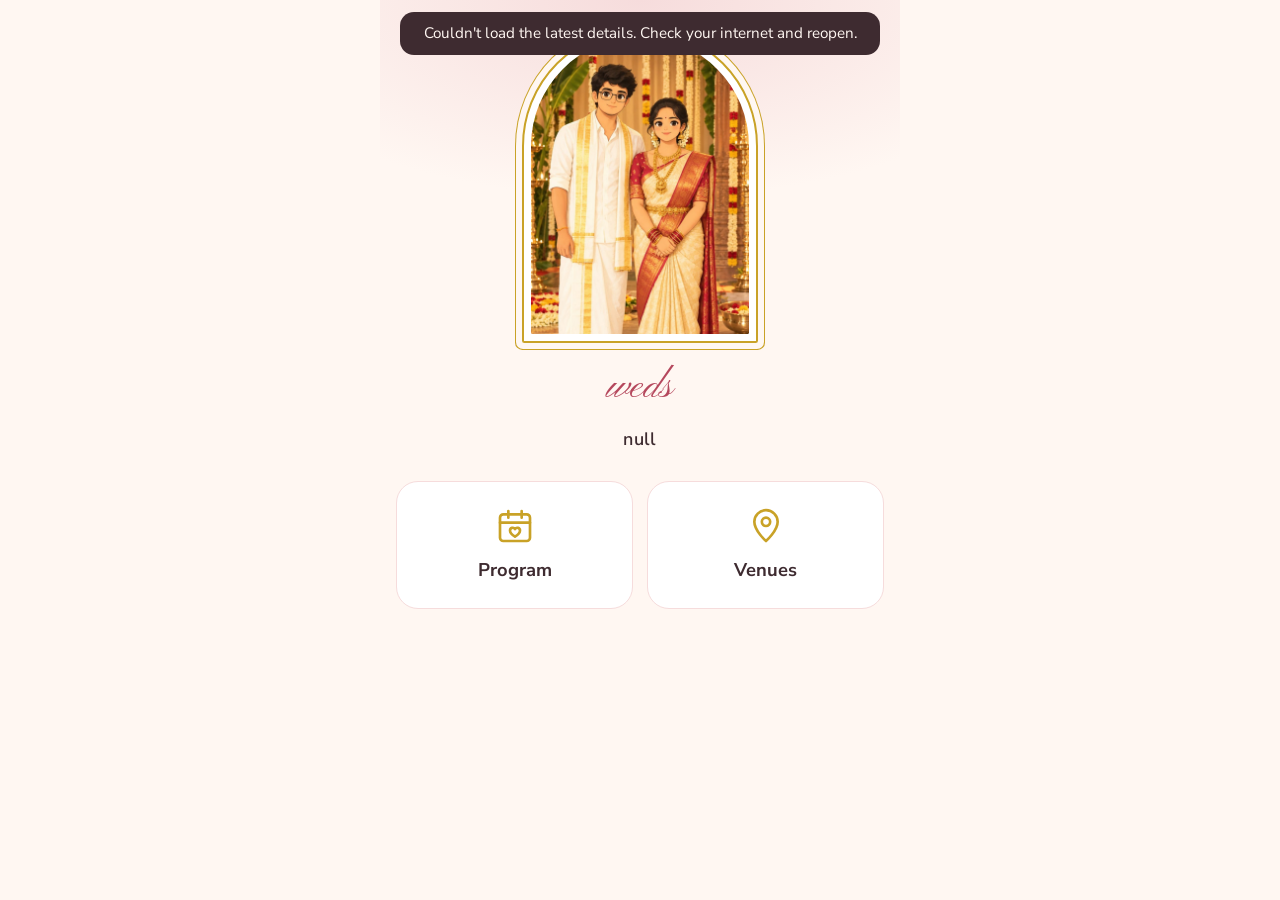
<file: firebase_app/public/index.html>
<!doctype html>
<html lang="en">
<head>
  <meta charset="utf-8">
  <meta name="viewport" content="width=device-width, initial-scale=1, viewport-fit=cover">
  <meta name="theme-color" content="">
  <meta name="apple-mobile-web-app-capable" content="yes">
  <meta name="mobile-web-app-capable" content="yes">
  <meta name="apple-mobile-web-app-status-bar-style" content="default">
  <title></title>
  <link rel="manifest" href="manifest.webmanifest">
  <link rel="apple-touch-icon" href="assets/icons/apple-touch-icon.png">
  <link rel="icon" href="assets/icons/icon-192.png">
  <link rel="preconnect" href="https://fonts.googleapis.com">
  <link rel="preconnect" href="https://fonts.gstatic.com" crossorigin>
  <link rel="stylesheet" href="styles.css">
  <script src="site-config.js"></script>
</head>
<body>
  <main id="app">
    <section id="view-home" class="view" data-route="">
      <header class="hero">
        <div class="arch"><img class="arch-photo" id="hero-photo" alt=""></div>
        <h1 class="names" id="hero-names"></h1>
        <p class="hero-date" id="hero-date"></p>
        <p class="hero-tagline" id="hero-tagline"></p>
        <p class="countdown" id="hero-countdown" hidden></p>
      </header>
      <nav class="tiles" id="home-tiles"></nav>
      <a class="contacts-strip" id="home-contacts" href="#contacts" hidden></a>
    </section>

    <section id="view-program" class="view inner" data-route="program" hidden>
      <div class="inner-header"></div>
      <div class="inner-body" id="program-body"></div>
    </section>

    <section id="view-stay" class="view inner" data-route="stay" hidden>
      <div class="inner-header"></div>
      <div class="inner-body">
        <div class="search">
          <label for="stay-search" id="stay-search-label"></label>
          <input id="stay-search" type="search" autocomplete="off" autocorrect="off" autocapitalize="words" spellcheck="false" enterkeyhint="search">
          <p class="search-hint" id="stay-search-hint"></p>
        </div>
        <p class="result-count" id="stay-count" aria-live="polite"></p>
        <ul class="stay-list" id="stay-list"></ul>
      </div>
    </section>

    <section id="view-venues" class="view inner" data-route="venues" hidden>
      <div class="inner-header"></div>
      <div class="inner-body" id="venues-body"></div>
    </section>

    <section id="view-gallery" class="view inner" data-route="gallery" hidden>
      <div class="inner-header"></div>
      <div class="inner-body" id="gallery-body"></div>
    </section>

    <section id="view-contacts" class="view inner" data-route="contacts" hidden>
      <div class="inner-header"></div>
      <div class="inner-body" id="contacts-body"></div>
    </section>
  </main>

  <div class="status-bar" id="status" role="status" hidden></div>
  <div class="install-hint" id="install-hint" hidden></div>

  <script src="app.js"></script>
</body>
</html>
</file>
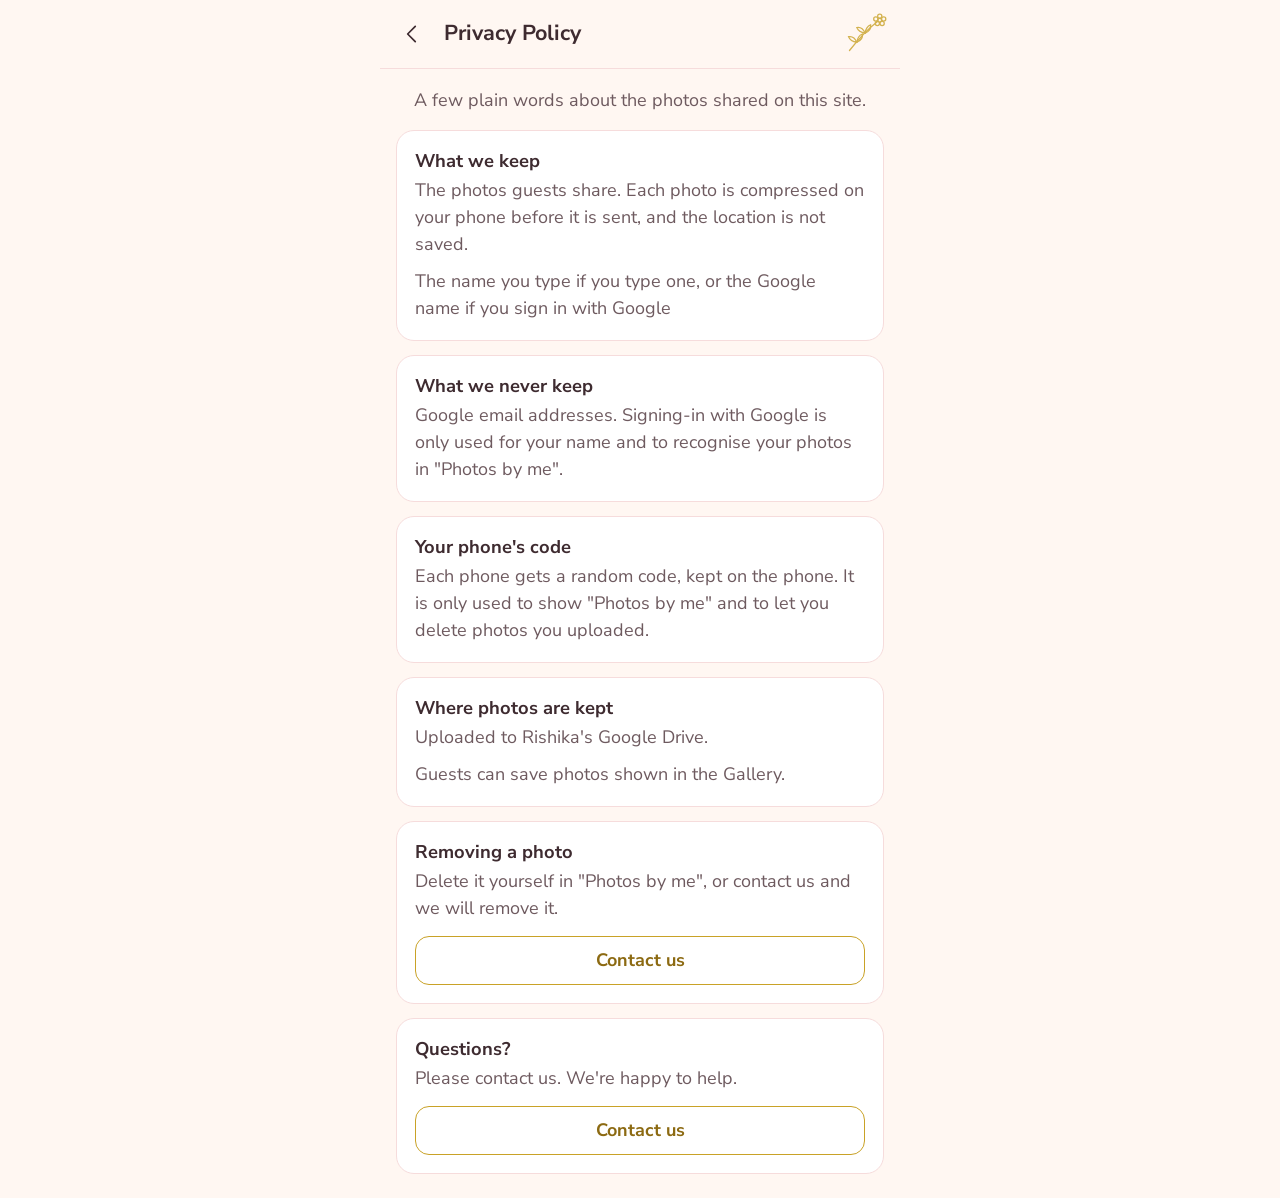
<file: firebase_app/public/privacy.html>
<!doctype html>
<html lang="en">
<head>
  <meta charset="utf-8">
  <meta name="viewport" content="width=device-width, initial-scale=1, viewport-fit=cover">
  <meta name="theme-color" content="">
  <title></title>
  <link rel="manifest" href="manifest.webmanifest">
  <link rel="apple-touch-icon" href="assets/icons/apple-touch-icon.png">
  <link rel="icon" href="assets/icons/icon-192.png">
  <link rel="preconnect" href="https://fonts.googleapis.com">
  <link rel="preconnect" href="https://fonts.gstatic.com" crossorigin>
  <link rel="stylesheet" href="styles.css">
  <script src="site-config.js"></script>
</head>
<body>
  <!-- All words come from text.privacy in site-config.js (filled in by privacy.js). -->
  <main id="app">
    <section class="view inner privacy">
      <div class="inner-header">
        <a class="back-btn" href="./"><svg class="icon" viewBox="0 0 24 24" fill="none" stroke="currentColor" stroke-width="1.6" stroke-linecap="round" stroke-linejoin="round" aria-hidden="true"><path d="M15 5l-7 7 7 7"/></svg></a>
        <h2></h2>
        <svg class="sprig" viewBox="0 0 48 48" fill="none" stroke="currentColor" stroke-width="1.4" stroke-linecap="round" aria-hidden="true"><path d="M6 42C14 32 24 20 36 11"/><path d="M14 33q-7-1-9-6q6-1 9 6z"/><path d="M14 33q1-7 6-9q1 6-6 9z"/><path d="M23 23q-7-1-9-6q6-1 9 6z"/><path d="M23 23q1-7 6-9q1 6-6 9z"/><circle cx="39" cy="9" r="2"/><circle cx="39" cy="4.5" r="2.3"/><circle cx="43.3" cy="7.6" r="2.3"/><circle cx="41.6" cy="12.6" r="2.3"/><circle cx="36.4" cy="12.6" r="2.3"/><circle cx="34.7" cy="7.6" r="2.3"/></svg>
      </div>
      <div class="inner-body" id="privacy-body"></div>
    </section>
  </main>

  <script src="privacy.js"></script>
</body>
</html>
</file>
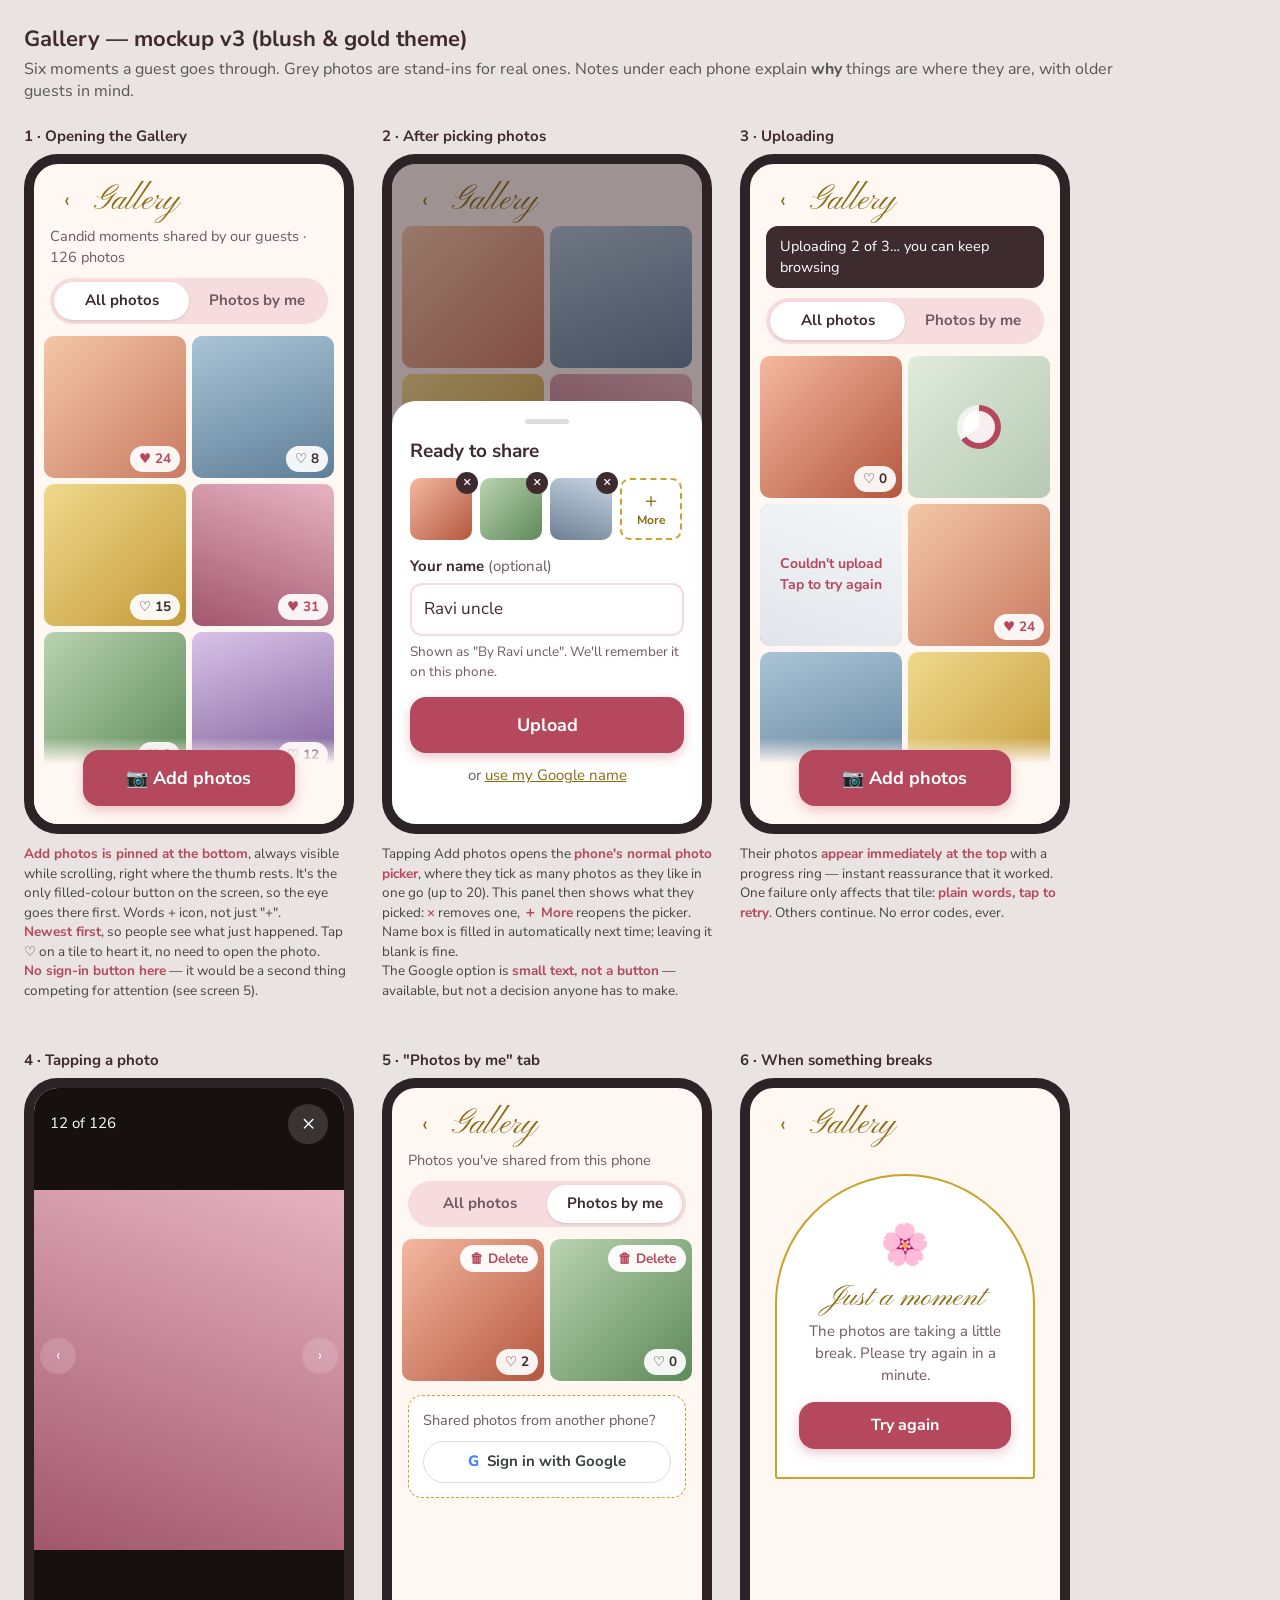
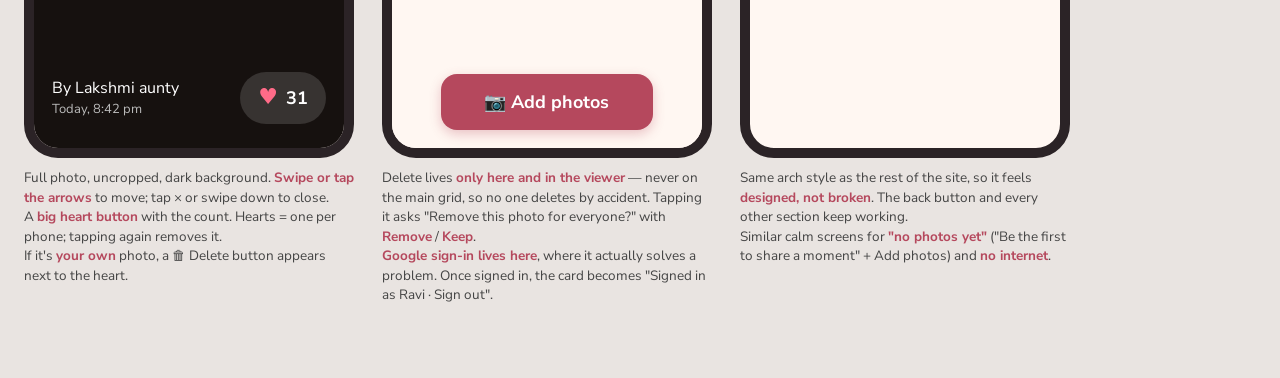
<file: firebase_app/docs/superpowers/specs/2026-11-09-gallery-mockup-v3.html>
<!DOCTYPE html>
<html lang="en">
<head>
<meta charset="utf-8">
<title>Gallery mockup v3</title>
<link href="https://fonts.googleapis.com/css2?family=Nunito+Sans:opsz,wght@6..12,400;6..12,600;6..12,700&family=Pinyon+Script&display=swap" rel="stylesheet">
<style>
  :root {
    --background:#FFF7F2; --surface:#FFFFFF; --blush:#F6DCDC; --rose:#E8A0A8;
    --joiner:#B5485D; --gold:#C9A227; --gold-text:#8C6A12; --ink:#3E2B30; --ink-soft:#6E5A5F;
  }
  * { box-sizing:border-box; }
  body { margin:0; padding:24px; background:#e9e4e1; font-family:"Nunito Sans",system-ui,sans-serif; color:var(--ink); }
  h1 { margin:0 0 4px; font-size:22px; }
  .lead { margin:0 0 24px; color:#555; max-width:1100px; }
  .row { display:flex; flex-wrap:wrap; gap:28px; margin-bottom:36px; }
  .item { width:330px; }
  .item h2 { font-size:15px; margin:0 0 8px; }
  .note { font-size:13.5px; color:#444; line-height:1.45; margin-top:10px; }
  .note b { color:var(--joiner); }

  /* phone frame */
  .phone { position:relative; width:330px; height:680px; background:var(--background); border-radius:34px;
    border:10px solid #2b2326; overflow:hidden; font-size:16px; line-height:1.45; }
  .scroll { position:absolute; inset:0; overflow:hidden; padding-bottom:90px; }
  .head { display:flex; align-items:center; gap:8px; padding:18px 14px 6px; }
  .back { width:38px; height:38px; border-radius:50%; display:grid; place-items:center; font-size:22px; color:var(--gold-text); }
  .head h3 { margin:0; font-family:"Pinyon Script",serif; font-weight:400; font-size:34px; color:var(--gold-text); line-height:1; }
  .sub { margin:0 16px 10px; color:var(--ink-soft); font-size:14.5px; }

  .seg { display:flex; margin:0 16px 12px; background:var(--blush); border-radius:999px; padding:4px; }
  .seg span { flex:1; text-align:center; padding:8px 0; border-radius:999px; font-weight:700; font-size:15px; color:var(--ink-soft); }
  .seg span.on { background:var(--surface); color:var(--ink); box-shadow:0 1px 3px rgba(0,0,0,.12); }

  .grid { display:grid; grid-template-columns:1fr 1fr; gap:6px; padding:0 10px; }
  .tile { position:relative; aspect-ratio:1; border-radius:10px; overflow:hidden; }
  .heart { position:absolute; right:6px; bottom:6px; background:rgba(255,255,255,.92); border-radius:999px;
    padding:3px 9px; font-size:13.5px; font-weight:700; display:flex; gap:4px; align-items:center; }
  .heart.liked { color:var(--joiner); }
  .p1{background:linear-gradient(135deg,#f3c7a6,#c97b63)} .p2{background:linear-gradient(160deg,#a9c4d6,#5f7f99)}
  .p3{background:linear-gradient(135deg,#f0d98c,#c39a3a)} .p4{background:linear-gradient(200deg,#e6b3c2,#a2566e)}
  .p5{background:linear-gradient(135deg,#b9d3b0,#5e8a5a)} .p6{background:linear-gradient(160deg,#d8c3e8,#7f5f9a)}
  .p7{background:linear-gradient(135deg,#f5b8a0,#b4573f)} .p8{background:linear-gradient(200deg,#c9d6e3,#6c7f93)}

  .sticky { position:absolute; left:0; right:0; bottom:0; padding:12px 16px 18px;
    background:linear-gradient(to top, var(--background) 70%, rgba(255,247,242,0)); }
  .btn { display:flex; align-items:center; justify-content:center; gap:8px; width:100%; padding:15px; border-radius:16px;
    background:var(--joiner); color:#fff; font-weight:700; font-size:18px; border:0; box-shadow:0 4px 12px rgba(181,72,93,.3); }
  .btn.outline { background:var(--surface); color:var(--ink); border:2px solid var(--gold); box-shadow:none; font-size:16px; padding:12px; }
  .btn.small { font-size:16px; padding:12px; }
  .sticky .btn { width:76%; margin:0 auto; }

  /* sheet */
  .dim { position:absolute; inset:0; background:rgba(40,25,30,.45); }
  .sheet { position:absolute; left:0; right:0; bottom:0; background:var(--surface); border-radius:24px 24px 0 0; padding:18px 18px 22px; }
  .grab { width:44px; height:5px; border-radius:9px; background:#ddd; margin:0 auto 14px; }
  .sheet h4 { margin:0 0 12px; font-size:19px; }
  .thumbs { display:flex; gap:8px; margin-bottom:16px; }
  .thumbs > div { position:relative; width:62px; height:62px; border-radius:10px; }
  .rm b { position:absolute; top:-6px; right:-6px; width:22px; height:22px; border-radius:50%; background:var(--ink); color:#fff;
    display:grid; place-items:center; font-size:14px; }
  .more { border:2px dashed var(--gold); color:var(--gold-text); display:flex; flex-direction:column; align-items:center;
    justify-content:center; font-size:20px; line-height:1; }
  .more small { font-size:12px; font-weight:700; margin-top:3px; }
  label { display:block; font-weight:700; font-size:15px; margin-bottom:6px; }
  label i { font-weight:400; color:var(--ink-soft); font-style:normal; }
  .input { border:2px solid var(--blush); border-radius:12px; padding:12px; font-size:17px; color:var(--ink); margin-bottom:6px; }
  .hint { font-size:13.5px; color:var(--ink-soft); margin:0 0 16px; }
  .link { text-align:center; margin-top:12px; color:var(--ink-soft); font-size:15px; }
  .link u { color:var(--gold-text); }

  /* progress */
  .prog { position:absolute; inset:0; background:rgba(255,255,255,.55); display:grid; place-items:center; }
  .ring { width:44px; height:44px; border-radius:50%; background:conic-gradient(var(--joiner) var(--p), rgba(255,255,255,.7) 0);
    display:grid; place-items:center; }
  .ring::after { content:""; width:32px; height:32px; border-radius:50%; background:rgba(255,255,255,.9); }
  .fail { position:absolute; inset:0; background:rgba(255,255,255,.8); display:grid; place-items:center; text-align:center;
    font-size:14px; font-weight:700; color:var(--joiner); padding:8px; }
  .toast { margin:0 16px 10px; background:var(--ink); color:#fff; border-radius:12px; padding:10px 14px; font-size:14.5px; }

  /* viewer */
  .viewer { position:absolute; inset:0; background:#16110f; color:#fff; }
  .vtop { display:flex; justify-content:space-between; align-items:center; padding:16px; font-size:15px; }
  .x { width:40px; height:40px; border-radius:50%; background:rgba(255,255,255,.15); display:grid; place-items:center; font-size:22px; }
  .vphoto { margin:30px 0 0; height:360px; }
  .vbar { position:absolute; left:0; right:0; bottom:0; padding:16px 18px 24px; display:flex; align-items:center; justify-content:space-between; }
  .by { font-size:16px; } .by small { display:block; color:#bbb; font-size:13px; }
  .bigheart { display:flex; align-items:center; gap:8px; background:rgba(255,255,255,.14); border-radius:999px; padding:10px 18px; font-size:18px; font-weight:700; }
  .bigheart span { color:#ff6b88; font-size:22px; }
  .arrows { position:absolute; top:250px; left:0; right:0; display:flex; justify-content:space-between; padding:0 6px; }
  .arrows span { width:36px; height:36px; border-radius:50%; background:rgba(255,255,255,.15); display:grid; place-items:center; }

  /* my photos */
  .del { position:absolute; right:6px; top:6px; background:rgba(255,255,255,.95); border-radius:999px; padding:4px 10px;
    font-size:13.5px; font-weight:700; color:var(--joiner); }
  .card { margin:14px 16px 0; padding:14px; border:1.5px dashed var(--gold); border-radius:14px; background:var(--surface); font-size:14.5px; color:var(--ink-soft); }
  .gbtn { margin-top:10px; display:flex; align-items:center; justify-content:center; gap:8px; border:1.5px solid #dadce0; border-radius:999px;
    padding:9px; font-weight:700; color:#3c4043; background:#fff; font-size:15px; }
  .g { font-weight:800; color:#4285F4; }

  /* error / empty */
  .arch-card { margin:24px auto 0; width:260px; padding:40px 22px 28px; text-align:center; border:2px solid var(--gold);
    border-radius:999px 999px 24px 24px; background:var(--surface); }
  .arch-card .ic { font-size:40px; }
  .arch-card h5 { margin:8px 0 6px; font-family:"Pinyon Script",serif; font-weight:400; font-size:30px; color:var(--gold-text); line-height:1.1; }
  .arch-card p { margin:0 0 16px; color:var(--ink-soft); font-size:15px; }
</style>
</head>
<body>
<h1>Gallery — mockup v3 (blush &amp; gold theme)</h1>
<p class="lead">Six moments a guest goes through. Grey photos are stand-ins for real ones. Notes under each phone explain <b>why</b> things are where they are, with older guests in mind.</p>

<div class="row">
  <!-- 1. Gallery main -->
  <div class="item">
    <h2>1 · Opening the Gallery</h2>
    <div class="phone"><div class="scroll">
      <div class="head"><div class="back">‹</div><h3>Gallery</h3></div>
      <p class="sub">Candid moments shared by our guests · 126 photos</p>
      <div class="seg"><span class="on">All photos</span><span>Photos by me</span></div>
      <div class="grid">
        <div class="tile p1"><div class="heart liked">♥ 24</div></div>
        <div class="tile p2"><div class="heart">♡ 8</div></div>
        <div class="tile p3"><div class="heart">♡ 15</div></div>
        <div class="tile p4"><div class="heart liked">♥ 31</div></div>
        <div class="tile p5"><div class="heart">♡ 3</div></div>
        <div class="tile p6"><div class="heart">♡ 12</div></div>
      </div>
    </div>
    <div class="sticky"><div class="btn">📷 Add photos</div></div></div>
    <p class="note"><b>Add photos is pinned at the bottom</b>, always visible while scrolling, right where the thumb rests. It's the only filled-colour button on the screen, so the eye goes there first. Words + icon, not just "+".<br>
    <b>Newest first</b>, so people see what just happened. Tap ♡ on a tile to heart it, no need to open the photo.<br>
    <b>No sign-in button here</b> — it would be a second thing competing for attention (see screen 5).</p>
  </div>

  <!-- 2. Name step -->
  <div class="item">
    <h2>2 · After picking photos</h2>
    <div class="phone"><div class="scroll">
      <div class="head"><div class="back">‹</div><h3>Gallery</h3></div>
      <div class="grid">
        <div class="tile p1"></div><div class="tile p2"></div><div class="tile p3"></div><div class="tile p4"></div>
      </div>
    </div>
    <div class="dim"></div>
    <div class="sheet">
      <div class="grab"></div>
      <h4>Ready to share</h4>
      <div class="thumbs">
        <div class="p7 rm"><b>×</b></div><div class="p5 rm"><b>×</b></div><div class="p8 rm"><b>×</b></div>
        <div class="more">＋<small>More</small></div>
      </div>
      <label>Your name <i>(optional)</i></label>
      <div class="input">Ravi uncle</div>
      <p class="hint">Shown as "By Ravi uncle". We'll remember it on this phone.</p>
      <div class="btn">Upload</div>
      <p class="link">or <u>use my Google name</u></p>
    </div></div>
    <p class="note">Tapping Add photos opens the <b>phone's normal photo picker</b>, where they tick as many photos as they like in one go (up to 20). This panel then shows what they picked: <b>×</b> removes one, <b>＋ More</b> reopens the picker. Name box is filled in automatically next time; leaving it blank is fine.<br>
    The Google option is <b>small text, not a button</b> — available, but not a decision anyone has to make.</p>
  </div>

  <!-- 3. Uploading -->
  <div class="item">
    <h2>3 · Uploading</h2>
    <div class="phone"><div class="scroll">
      <div class="head"><div class="back">‹</div><h3>Gallery</h3></div>
      <div class="toast">Uploading 2 of 3… you can keep browsing</div>
      <div class="seg"><span class="on">All photos</span><span>Photos by me</span></div>
      <div class="grid">
        <div class="tile p7"><div class="heart">♡ 0</div></div>
        <div class="tile p5"><div class="prog"><div class="ring" style="--p:65%"></div></div></div>
        <div class="tile p8"><div class="fail">Couldn't upload<br>Tap to try again</div></div>
        <div class="tile p1"><div class="heart liked">♥ 24</div></div>
        <div class="tile p2"><div class="heart">♡ 8</div></div>
        <div class="tile p3"><div class="heart">♡ 15</div></div>
      </div>
    </div>
    <div class="sticky"><div class="btn">📷 Add photos</div></div></div>
    <p class="note">Their photos <b>appear immediately at the top</b> with a progress ring — instant reassurance that it worked.<br>
    One failure only affects that tile: <b>plain words, tap to retry</b>. Others continue. No error codes, ever.</p>
  </div>
</div>

<div class="row">
  <!-- 4. Viewer -->
  <div class="item">
    <h2>4 · Tapping a photo</h2>
    <div class="phone"><div class="viewer">
      <div class="vtop"><span>12 of 126</span><div class="x">×</div></div>
      <div class="vphoto p4"></div>
      <div class="arrows"><span>‹</span><span>›</span></div>
      <div class="vbar">
        <div class="by">By Lakshmi aunty<small>Today, 8:42 pm</small></div>
        <div class="bigheart"><span>♥</span> 31</div>
      </div>
    </div></div>
    <p class="note">Full photo, uncropped, dark background. <b>Swipe or tap the arrows</b> to move; tap × or swipe down to close.<br>
    A <b>big heart button</b> with the count. Hearts = one per phone; tapping again removes it.<br>
    If it's <b>your own</b> photo, a 🗑 Delete button appears next to the heart.</p>
  </div>

  <!-- 5. Photos by me -->
  <div class="item">
    <h2>5 · "Photos by me" tab</h2>
    <div class="phone"><div class="scroll">
      <div class="head"><div class="back">‹</div><h3>Gallery</h3></div>
      <p class="sub">Photos you've shared from this phone</p>
      <div class="seg"><span>All photos</span><span class="on">Photos by me</span></div>
      <div class="grid">
        <div class="tile p7"><div class="del">🗑 Delete</div><div class="heart">♡ 2</div></div>
        <div class="tile p5"><div class="del">🗑 Delete</div><div class="heart">♡ 0</div></div>
      </div>
      <div class="card">Shared photos from another phone?
        <div class="gbtn"><span class="g">G</span> Sign in with Google</div>
      </div>
    </div>
    <div class="sticky"><div class="btn">📷 Add photos</div></div></div>
    <p class="note">Delete lives <b>only here and in the viewer</b> — never on the main grid, so no one deletes by accident. Tapping it asks "Remove this photo for everyone?" with <b>Remove</b> / <b>Keep</b>.<br>
    <b>Google sign-in lives here</b>, where it actually solves a problem. Once signed in, the card becomes "Signed in as Ravi · Sign out".</p>
  </div>

  <!-- 6. Error -->
  <div class="item">
    <h2>6 · When something breaks</h2>
    <div class="phone"><div class="scroll">
      <div class="head"><div class="back">‹</div><h3>Gallery</h3></div>
      <div class="arch-card">
        <div class="ic">🌸</div>
        <h5>Just a moment</h5>
        <p>The photos are taking a little break. Please try again in a minute.</p>
        <div class="btn small">Try again</div>
      </div>
    </div></div>
    <p class="note">Same arch style as the rest of the site, so it feels <b>designed, not broken</b>. The back button and every other section keep working.<br>
    Similar calm screens for <b>"no photos yet"</b> ("Be the first to share a moment" + Add photos) and <b>no internet</b>.</p>
  </div>
</div>
</body>
</html>
</file>
<file: firebase_app/public/styles.css>
/* Colours and fonts are CSS variables filled from site-config.js (see applyTheme in app.js). */

*, *::before, *::after { box-sizing: border-box; }

html { -webkit-text-size-adjust: 100%; }

body {
  margin: 0;
  min-height: 100svh;
  background: var(--background);
  color: var(--ink);
  font-family: var(--font-body), system-ui, sans-serif;
  font-size: 18px;
  line-height: 1.5;
  -webkit-tap-highlight-color: transparent;
}

#app {
  max-width: 520px;
  margin: 0 auto;
  padding-bottom: calc(24px + env(safe-area-inset-bottom));
}

[hidden] { display: none !important; }

a { color: inherit; }

:focus-visible {
  outline: 3px solid var(--gold);
  outline-offset: 2px;
  border-radius: 8px;
}

.icon { width: 1em; height: 1em; flex: none; }

/* ---------- Home: hero ---------- */

.hero {
  min-height: 52svh;
  padding: calc(28px + env(safe-area-inset-top)) 16px 20px;
  display: flex;
  flex-direction: column;
  align-items: center;
  text-align: center;
  background: radial-gradient(120% 60% at 50% 0%, var(--blush) 0%, transparent 70%);
}

.arch {
  width: min(58vw, 236px);
  aspect-ratio: 3 / 4;
  padding: 7px;
  border: 2px solid var(--gold);
  border-radius: 999px 999px 20px 20px;
  /* second, finer gold line outside the frame */
  box-shadow: 0 0 0 6px var(--background), 0 0 0 7px var(--gold);
  background: var(--surface);
}

.arch-photo {
  display: block;
  width: 100%;
  height: 100%;
  object-fit: cover;
  border-radius: 999px 999px 14px 14px;
  background: var(--blush);
}

.names {
  margin: 22px 0 0;
  font-family: var(--font-script), "Snell Roundhand", "Apple Chancery", serif;
  font-weight: 400;
  font-size: clamp(2.6rem, 11vw, 3.4rem);
  line-height: 1.05;
  color: var(--gold-text);
}

.names .joiner {
  display: block;
  font-size: 0.75em;
  color: var(--joiner);
  margin: 0.05em 0;
}

.hero-date {
  margin: 14px 0 0;
  font-weight: 600;
  letter-spacing: 0.02em;
}

.hero-tagline {
  margin: 4px 0 0;
  color: var(--ink-soft);
  max-width: 30ch;
}

.hero-tagline:empty { display: none; }

.countdown {
  margin: 16px 0 0;
  padding: 6px 18px;
  border-radius: 999px;
  background: var(--surface);
  border: 1px solid var(--rose);
  font-weight: 700;
  font-size: 1rem;
}

/* ---------- Home: tiles ---------- */

.tiles {
  display: grid;
  grid-template-columns: 1fr 1fr;
  gap: 14px;
  padding: 8px 16px 0;
}

.tile {
  display: flex;
  flex-direction: column;
  align-items: center;
  justify-content: center;
  gap: 10px;
  min-height: 128px;
  padding: 16px 8px;
  background: var(--surface);
  border: 1px solid var(--blush);
  border-radius: 22px;
  text-decoration: none;
  font-weight: 700;
  font-size: 1.15rem;
  transition: transform 120ms ease;
}

.tile:active { transform: scale(0.97); }

.tile .icon {
  width: 40px;
  height: 40px;
  color: var(--gold);
}

.contacts-strip {
  display: flex;
  align-items: center;
  justify-content: center;
  gap: 8px;
  width: fit-content;
  margin: 16px auto 0;
  min-height: 44px;
  padding: 8px 20px;
  border-radius: 999px;
  border: 1.5px solid var(--gold);
  text-decoration: none;
  font-weight: 700;
  font-size: 0.9rem;
  color: var(--gold-text);
}

.contacts-strip .icon { width: 18px; height: 18px; }

/* ---------- Inner screens ---------- */

.inner-header {
  position: sticky;
  top: 0;
  z-index: 5;
  display: flex;
  align-items: center;
  gap: 8px;
  padding: calc(10px + env(safe-area-inset-top)) 12px 10px 8px;
  background: var(--background);
  border-bottom: 1px solid var(--blush);
}

.back-btn {
  display: inline-flex;
  align-items: center;
  justify-content: center;
  width: 48px;
  height: 48px;
  border: 0;
  border-radius: 999px;
  background: transparent;
  color: var(--ink);
  cursor: pointer;
}

.back-btn .icon { width: 26px; height: 26px; }

.inner-header h2 {
  flex: 1;
  margin: 0;
  font-size: 1.35rem;
  line-height: 1.2;
}

/* focused by script for screen readers on screen change; not interactive */
.inner-header h2:focus { outline: none; }

.inner-header .sprig {
  width: 44px;
  height: 44px;
  color: var(--gold);
  opacity: 0.8;
}

.inner-body { padding: 18px 16px 0; }

.message {
  margin: 24px 0;
  color: var(--ink-soft);
  text-align: center;
}

/* Loading: three small bars rising and falling in turn (Gallery). */
.loading-bars {
  display: flex;
  align-items: center;
  justify-content: center;
  gap: 6px;
  height: 40px;
  margin: 40px 0;
}

.loading-bars span {
  width: 6px;
  height: 100%;
  border-radius: 3px;
  background: var(--gold);
  animation: loading-bar 0.9s ease-in-out infinite;
}

.loading-bars span:nth-child(2) { background: var(--rose); animation-delay: 0.15s; }
.loading-bars span:nth-child(3) { animation-delay: 0.3s; }

@keyframes loading-bar {
  0%, 80%, 100% { transform: scaleY(0.35); opacity: 0.55; }
  40% { transform: scaleY(1); opacity: 1; }
}

@media (prefers-reduced-motion: reduce) {
  .loading-bars span { animation-duration: 2.4s; }
}

.btn {
  display: inline-flex;
  align-items: center;
  justify-content: center;
  gap: 8px;
  min-height: 48px;
  padding: 10px 18px;
  border-radius: 14px;
  border: 1.5px solid var(--gold);
  background: var(--gold);
  color: var(--ink);
  font: inherit;
  font-weight: 700;
  text-decoration: none;
  cursor: pointer;
}

.btn .icon { width: 20px; height: 20px; }

.btn-outline {
  background: transparent;
  color: var(--gold-text);
}

/* ---------- Program: timeline ---------- */

.day + .day { margin-top: 28px; }

.day-title {
  margin: 0 0 14px;
  font-size: 1.15rem;
  color: var(--gold-text);
}

.timeline {
  list-style: none;
  margin: 0;
  padding: 0 0 0 22px;
  border-left: 2px solid var(--gold);
  margin-left: 7px;
}

.event {
  position: relative;
  padding: 0 0 22px;
  scroll-margin-top: 96px;
}

.event:last-child { padding-bottom: 4px; }

.event::before {
  content: "";
  position: absolute;
  left: -31px;
  top: 6px;
  width: 14px;
  height: 14px;
  border-radius: 50%;
  background: var(--background);
  border: 2px solid var(--gold);
}

.event.is-now::before {
  background: var(--rose);
  border-color: var(--rose);
  box-shadow: 0 0 0 0 var(--rose);
  animation: pulse 2s ease-out infinite;
}

.event.is-next::before { background: var(--gold); }

@keyframes pulse {
  0% { box-shadow: 0 0 0 0 var(--rose); }
  100% { box-shadow: 0 0 0 12px transparent; }
}

.event-time {
  font-weight: 700;
  color: var(--gold-text);
  font-size: 1rem;
}

.badge {
  display: inline-block;
  margin-left: 8px;
  padding: 1px 10px;
  border-radius: 999px;
  font-size: 0.8rem;
  font-weight: 700;
  vertical-align: 2px;
}

.badge-now { background: var(--rose); color: var(--ink); }
.badge-next { border: 1.5px solid var(--gold); color: var(--gold-text); }

.event-name {
  margin: 2px 0 0;
  font-size: 1.15rem;
  font-weight: 700;
  line-height: 1.3;
}

.event-venue {
  margin: 4px 0 0;
  color: var(--ink-soft);
  display: flex;
  flex-wrap: wrap;
  align-items: center;
  gap: 4px 10px;
}

.map-link {
  display: inline-flex;
  align-items: center;
  gap: 4px;
  min-height: 36px;
  font-weight: 700;
  color: var(--gold-text);
  text-decoration: none;
}

.map-link .icon { width: 18px; height: 18px; }

.event-note {
  margin: 4px 0 0;
  color: var(--ink-soft);
  font-size: 0.95rem;
}

/* ---------- Stay: search + list ---------- */

.search label {
  display: block;
  margin-bottom: 8px;
  font-weight: 700;
}

.search input {
  width: 100%;
  min-height: 58px;
  padding: 12px 18px;
  border: 2px solid var(--blush);
  border-radius: 16px;
  background: var(--surface);
  color: var(--ink);
  font: inherit;
  font-size: 1.15rem;
  -webkit-appearance: none;
  appearance: none;
}

.search input:focus {
  outline: none;
  border-color: var(--gold);
}

.search-hint {
  margin: 6px 4px 0;
  color: var(--ink-soft);
  font-size: 0.95rem;
}

.search-hint:empty { display: none; }

.result-count {
  margin: 12px 2px 6px;
  color: var(--ink-soft);
  font-size: 0.95rem;
  min-height: 1.4em;
}

.stay-list,
.stay-rows {
  list-style: none;
  margin: 0;
  padding: 0;
}

.stay-group + .stay-group { margin-top: 26px; }

.stay-hotel-title {
  margin: 0;
  padding: 0 4px 6px;
  border-bottom: 1.5px solid var(--gold);
  font-size: 1.15rem;
  line-height: 1.3;
  color: var(--gold-text);
}

.stay-row {
  display: grid;
  grid-template-columns: 2.2rem 1fr auto;
  align-items: center;
  gap: 10px;
  padding: 14px 4px;
  border-bottom: 1px solid var(--blush);
}

.stay-num {
  color: var(--ink-soft);
  font-size: 0.95rem;
  text-align: right;
}

.stay-name {
  font-weight: 700;
  font-size: 1.1rem;
  line-height: 1.3;
  overflow-wrap: anywhere;
}

.stay-note {
  color: var(--ink-soft);
  font-size: 0.9rem;
  font-style: italic;
}

.room {
  min-width: 4.6rem;
  padding: 6px 10px;
  border-radius: 14px;
  background: var(--blush);
  text-align: center;
  line-height: 1.15;
}

.room small {
  display: block;
  font-size: 0.75rem;
  color: var(--ink-soft);
}

.room strong { font-size: 1.25rem; }

.no-match { text-align: center; margin-top: 28px; }
.no-match p { color: var(--ink-soft); margin: 0 0 14px; }

/* ---------- Venues / contacts cards ---------- */

.card {
  padding: 18px;
  background: var(--surface);
  border: 1px solid var(--blush);
  border-radius: 18px;
}

.card + .card { margin-top: 14px; }

.card h3 {
  margin: 0;
  font-size: 1.15rem;
  line-height: 1.3;
}

.card p {
  margin: 4px 0 0;
  color: var(--ink-soft);
}

.card .actions {
  display: flex;
  gap: 10px;
  margin-top: 14px;
}

.card .actions .btn { flex: 1; }

/* ---------- Gallery ---------- */

.coming-soon {
  margin: 24px auto 0;
  max-width: 320px;
  padding: 48px 24px 36px;
  text-align: center;
  border: 2px solid var(--gold);
  border-radius: 999px 999px 24px 24px;
  background: var(--surface);
}

.coming-soon .icon {
  width: 48px;
  height: 48px;
  color: var(--gold);
}

.coming-soon h3 {
  margin: 12px 0 6px;
  font-family: var(--font-script), "Snell Roundhand", "Apple Chancery", serif;
  font-weight: 400;
  font-size: 2.4rem;
  line-height: 1.1;
  color: var(--gold-text);
}

.coming-soon p { margin: 0; color: var(--ink-soft); }

/* ---------- Privacy page (privacy.html) ---------- */

.privacy-intro {
  margin: 0 0 16px;
  color: var(--ink-soft);
  text-align: center;
}

.privacy .card p + p { margin-top: 10px; }

/* ---------- Floating bars ---------- */

.status-bar {
  position: fixed;
  left: 50%;
  top: calc(12px + env(safe-area-inset-top));
  transform: translateX(-50%);
  width: min(92vw, 480px);
  padding: 10px 16px;
  border-radius: 14px;
  background: var(--ink);
  color: var(--background);
  font-size: 0.95rem;
  text-align: center;
  z-index: 20;
}

.install-hint {
  position: fixed;
  left: 50%;
  bottom: calc(16px + env(safe-area-inset-bottom));
  transform: translateX(-50%);
  width: min(92vw, 480px);
  display: flex;
  align-items: center;
  gap: 12px;
  padding: 14px 14px 14px 18px;
  border-radius: 18px;
  background: var(--surface);
  border: 1.5px solid var(--gold);
  box-shadow: 0 8px 24px color-mix(in srgb, var(--ink) 18%, transparent);
  z-index: 15;
}

.install-hint p { margin: 0; flex: 1; font-size: 0.95rem; }

.install-hint .close {
  width: 44px;
  height: 44px;
  border: 0;
  background: transparent;
  color: var(--ink-soft);
  font-size: 1.5rem;
  cursor: pointer;
}

@media (prefers-reduced-motion: reduce) {
  .event.is-now::before { animation: none; }
  .tile { transition: none; }
  html { scroll-behavior: auto; }
}
</file>
